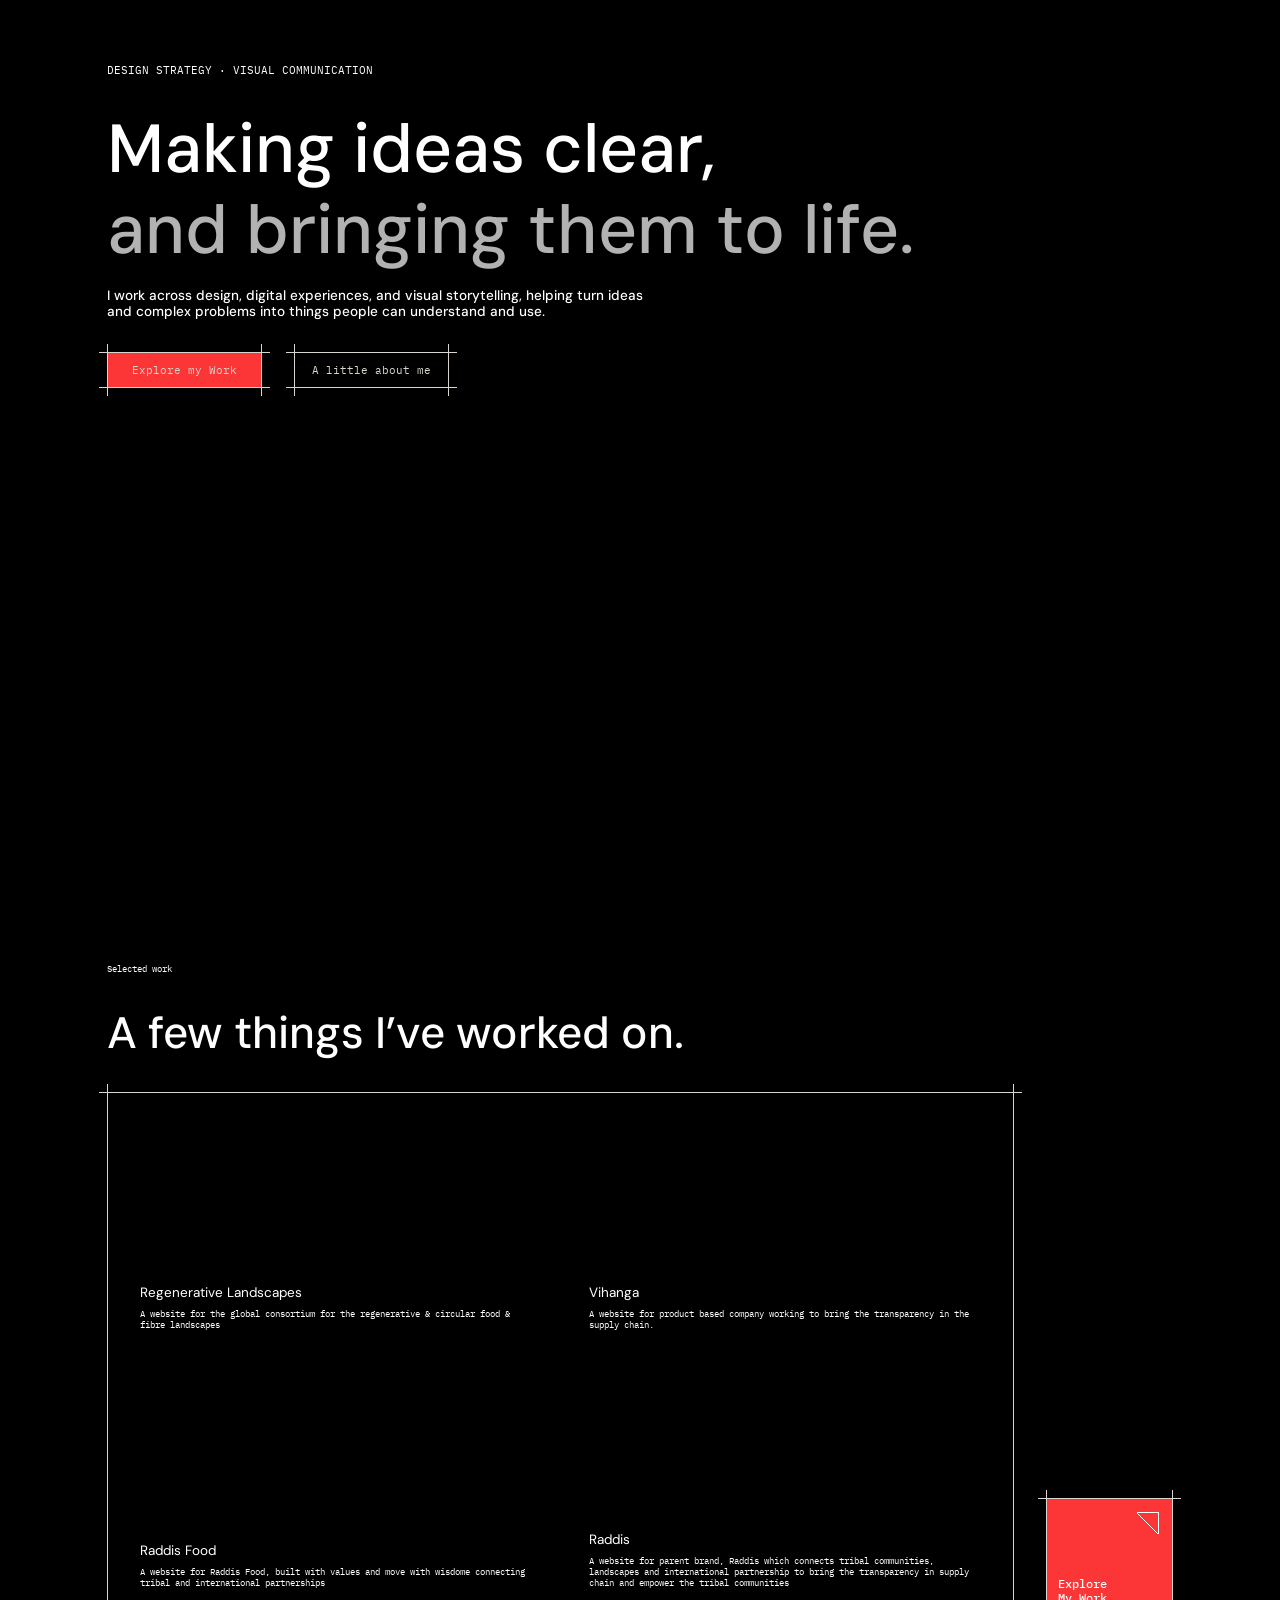
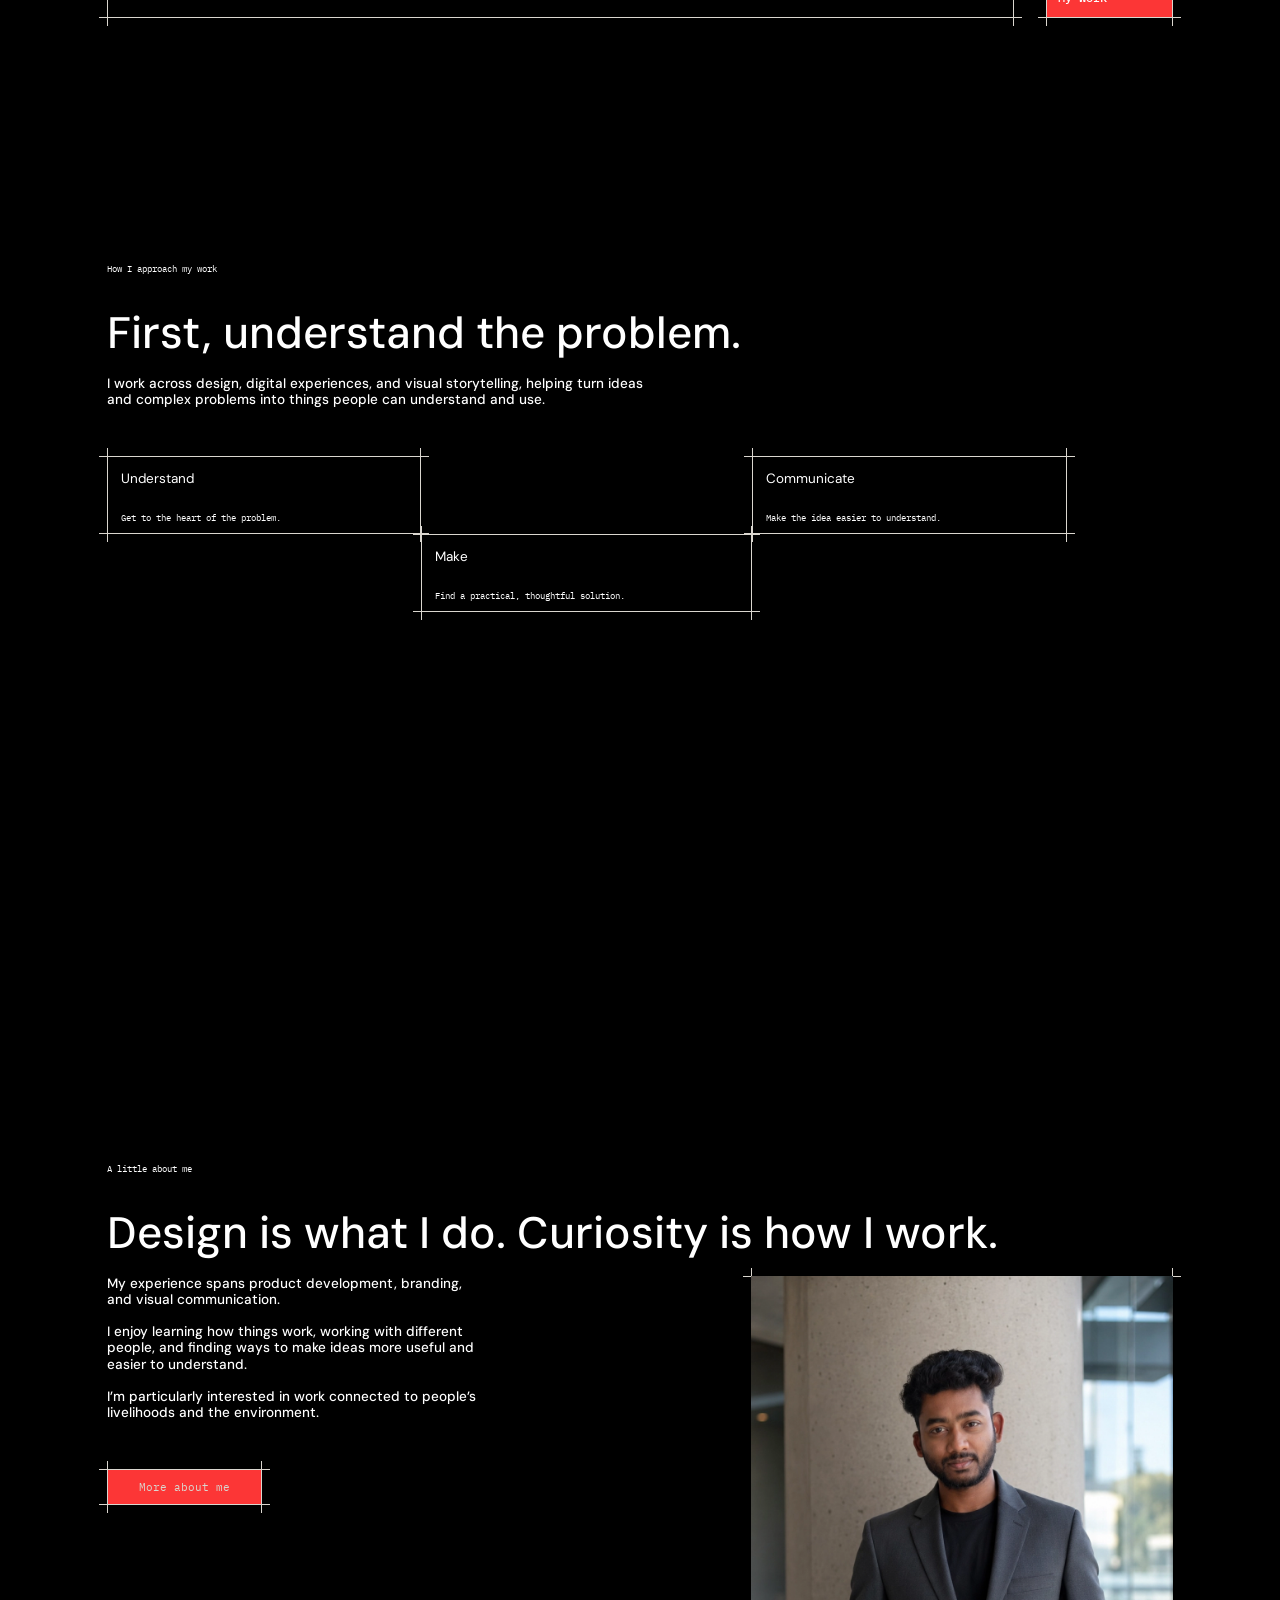
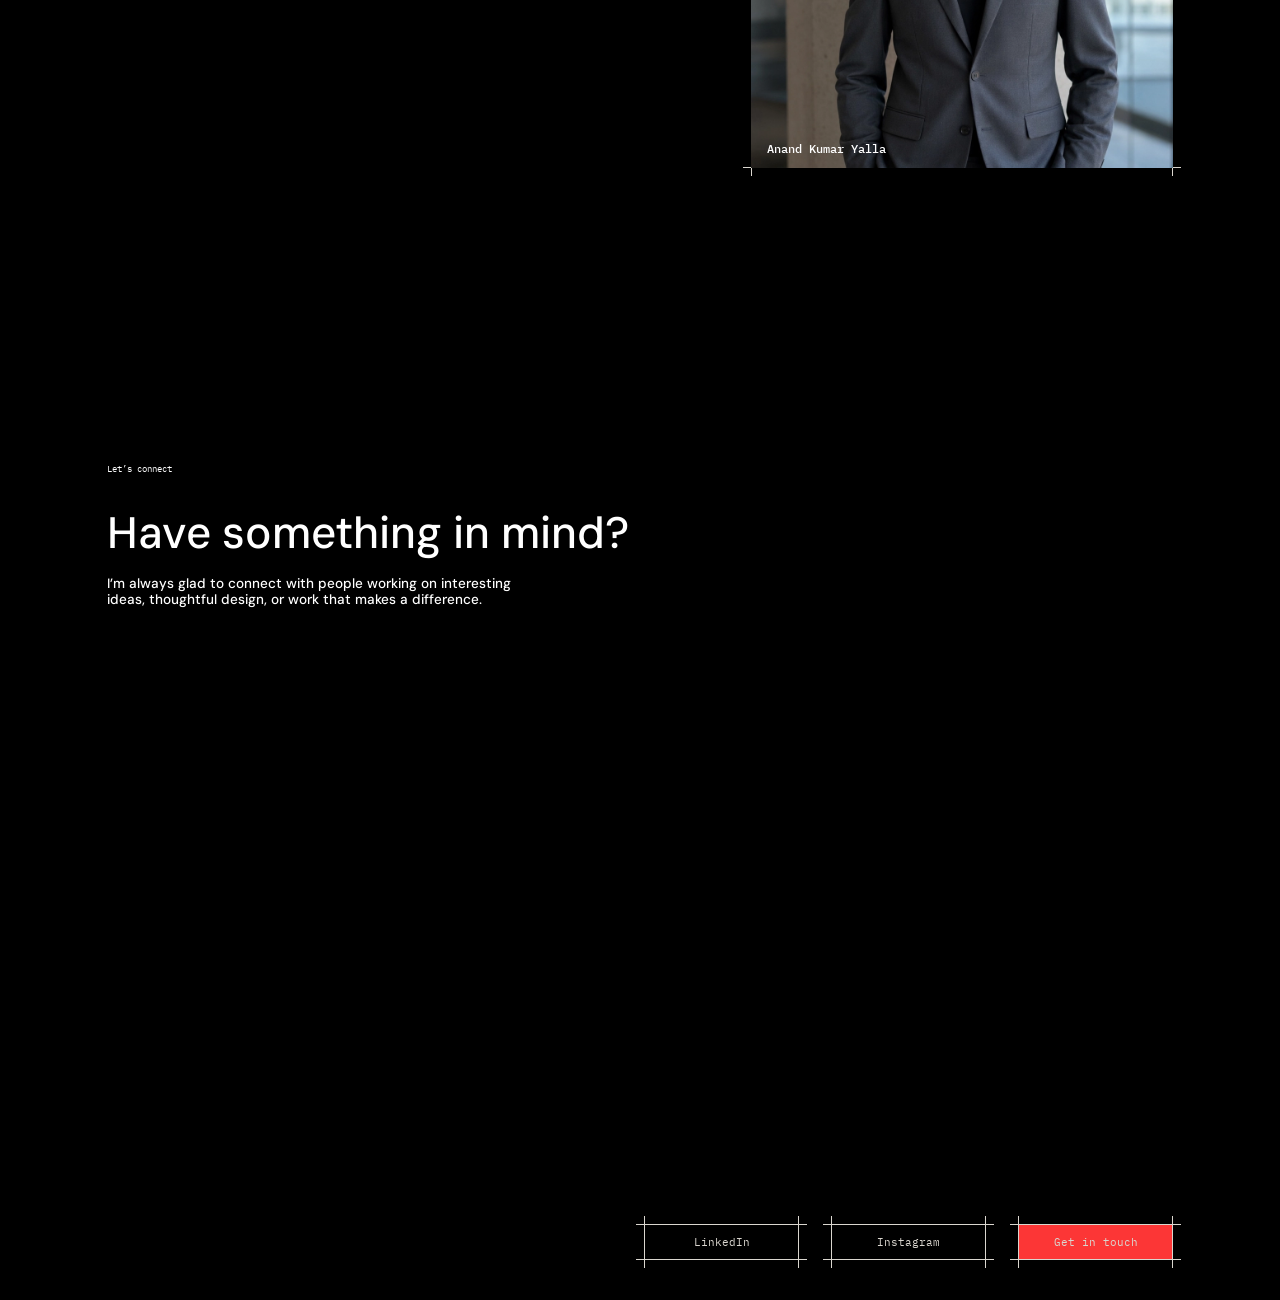
<file: index.html>
<!DOCTYPE html>
<html lang="en">
<head>
  <meta charset="utf-8">
  <meta name="viewport" content="width=device-width, initial-scale=1">
  <title>Anand Kumar Yalla · Design Strategy &amp; Visual Communication</title>
  <meta name="description" content="Design, digital experiences and visual storytelling by Anand Kumar Yalla.">

  <link rel="preconnect" href="https://fonts.googleapis.com">
  <link rel="preconnect" href="https://fonts.gstatic.com" crossorigin>
  <link rel="stylesheet" href="https://fonts.googleapis.com/css2?family=DM+Sans:opsz,wght@9..40,400;9..40,500&family=IBM+Plex+Mono:wght@400;500&display=swap">
  <link rel="stylesheet" href="css/style.css">
</head>
<body>
<main>

  <!-- HERO ·  change the background image here: --hero-image:url('assets/hero.jpg') -->
  <section class="section hero" id="top" style="--hero-image: none">
    <p class="label">DESIGN STRATEGY · VISUAL COMMUNICATION</p>
    <h1 class="h1">
      <span>Making ideas clear,</span>
      <span class="muted">and bringing them to life.</span>
    </h1>
    <p class="text">I work across design, digital experiences, and visual storytelling, helping turn ideas and complex problems into things people can understand and use.</p>
    <div class="actions">
      <a class="btn btn--solid" href="#work">Explore my Work</a>
      <a class="btn btn--light" href="#about">A little about me</a>
    </div>
  </section>

  <!-- WORK · tiles are replaced by data/works.json (CMS) when it loads; these are the fallback -->
  <section class="section" id="work">
    <p class="label">Selected work</p>
    <h2 class="h2">A few things I’ve worked on.</h2>
    <div class="work">
      <div class="grid frame" data-src="data/works.json">
        <a class="box tile" href="#"><span class="box__title">Project Title</span><span class="box__text">Project description</span></a>
        <a class="box tile" href="#"><span class="box__title">Project Title</span><span class="box__text">Project description</span></a>
        <a class="box tile" href="#"><span class="box__title">Project Title</span><span class="box__text">Project description</span></a>
        <a class="box tile" href="#"><span class="box__title">Project Title</span><span class="box__text">Project description</span></a>
      </div>
      <a class="btn btn--solid btn--lg" href="#"><span>Explore My Work</span></a>
    </div>
  </section>

  <!-- APPROACH -->
  <section class="section" id="approach">
    <p class="label">How I approach<span class="desk-only"> my work</span></p>
    <h2 class="h2">First, understand the problem.</h2>
    <p class="text">I work across design, digital experiences, and visual storytelling, helping turn ideas and complex problems into things people can understand and use.</p>
    <div class="steps">
      <div class="box card frame"><h3 class="box__title">Understand</h3><p class="box__text">Get to the heart of the problem.</p></div>
      <div class="box card frame"><h3 class="box__title">Make</h3><p class="box__text">Find a practical, thoughtful solution.</p></div>
      <div class="box card frame"><h3 class="box__title">Communicate</h3><p class="box__text">Make the idea easier to understand.</p></div>
    </div>
  </section>

  <!-- ABOUT -->
  <section class="section" id="about">
    <p class="label">A little about me</p>
    <h2 class="h2">Design is what I do.<br class="br-m"> Curiosity is how I work.</h2>
    <div class="about">
      <div class="about__copy">
        <p class="text">My experience spans product development, branding, and visual communication.</p>
        <p class="text">I enjoy learning how things work, working with different people, and finding ways to make ideas more useful and easier to understand.</p>
        <p class="text">I’m particularly interested in work connected to people’s livelihoods and the environment.</p>
        <a class="btn btn--solid" href="#">More about me</a>
      </div>
      <!-- portrait: drop an <img src="…" alt="…"> inside to replace the colour block -->
      <div class="panel frame"><img src="assets/anand-portrait.webp" alt="Anand Kumar Yalla"><span class="desk-only">Anand Kumar Yalla</span></div>
    </div>
  </section>

  <!-- CONTACT -->
  <section class="section contact" id="contact">
    <p class="label">Let’s connect</p>
    <h2 class="h2">Have something in<br class="br-m"> mind?</h2>
    <p class="text">I’m always glad to connect with people working on interesting ideas, thoughtful design, or work that makes a difference.</p>
    <div class="actions actions--end">
      <a class="btn btn--light" href="#">LinkedIn</a>
      <a class="btn btn--light" href="#">Instagram</a>
      <a class="btn btn--solid" href="#">Get in touch</a>
    </div>
    <p class="copy mob-only">© by Anand Kumar Yalla</p>
  </section>

</main>
<script src="js/main.js" defer></script>
</body>
</html>
</file>
<file: css/style.css>
/* ==========================================================================
   TOKENS  ·  change a value here and it changes everywhere
   ========================================================================== */
:root {
  /* colour */
  /* Default theme: dark */
  --page-bg: #000000;
  --tile-bg: #000000;
  --olive: #fc3636;
  --cream: #ffffff;
  --sand: #dad6cf;
  --line: #dad6cf;
  --ink: #ffffff;
  --ink-soft: #dad6cf;
  --grey: #b2b2b2;
  --hover: #d33131;

  /* type */
  --sans: "DM Sans", system-ui, sans-serif;
  --mono: "IBM Plex Mono", ui-monospace, monospace;

  /* spacing scale (breathing space) */
  --s1: 16px;
  --s2: 32px;
  --s3: 48px;
  --s4: 64px;
  --ext: 8px;                 /* how far frame lines extend past the corners */

  /* layout (mobile first) */
  --margin: 30px;
  --pad-top: 32px;
  --pad-bottom: 32px;
  --gap-label: 24px;

  --h1: 27px;
  --h2: 25.5px;
  --p: 12px;
  --p-weight: 400;
  --label: 10.5px;

  --tile-h: 220px;
  --tile-pad: 12px 16px;
  --card-h: 93px;
  --card-ink: var(--ink-soft);
  --panel-ratio: 3/ 3.5;
}

@media (min-width: 768px) {
  :root {
    --margin: clamp(64px, 8.333vw, 160px);   /* 80px at 960 */
    --pad-top: 64px;
    --pad-bottom: 40px;
    --gap-label: 32px;

    --h1: clamp(40px, 5.3125vw, 72px);        /* 51px at 960 */
    --h2: clamp(28px, 3.4375vw, 48px);        /* 33px at 960 */
    --p: 13.5px;
    --p-weight: 500;
    --label: 9px;

    --tile-h: 250px;
    --tile-pad: 20px 24px;
    --card-h: 78px;
    --card-ink: var(--ink);
    --panel-ratio: 3/ 3.5; 
  }
}

/* Position the theme switch at the top-right of the hero */
.hero {
  position: relative;
}

.theme-toggle {
  position: absolute;
  top: -3%;
  right: var(--margin);
  z-index: 100;
  opacity: 1;
  visibility: visible;
  transform: translateY(0);
  transition:
    opacity 0.25s ease,
    transform 0.25s ease,
    visibility 0.25s ease;
}

/* Hide when the visitor scrolls down */
.theme-toggle.is-hidden {
  opacity: 0;
  visibility: hidden;
  transform: translateY(-8px);
  pointer-events: none;
}

/* ==========================================================================
   BASE
   ========================================================================== */
*, *::before, *::after { box-sizing: border-box; margin: 0; padding: 0; }
html { scroll-behavior: smooth; }
body {
  font: 400 var(--p) / 1.2 var(--sans);
  font-variation-settings: "opsz" 9;       /* matches the DM Sans 9pt cut in the design */
  color: var(--ink);
  background: var(--page-bg);
  -webkit-font-smoothing: antialiased;
}
a { color: inherit; text-decoration: none; }
:focus-visible { outline: 2px solid var(--hover); outline-offset: 6px; }

.section {
  display: flex;
  flex-direction: column;
  min-height: 100vh;
  min-height: 100svh;
  padding: var(--pad-top) var(--margin) var(--pad-bottom);
}

/* ==========================================================================
   TEXT
   ========================================================================== */
.label { font: 400 var(--label) / 1.2 var(--mono); margin-bottom: var(--gap-label); }
.h1, .h2 { font-weight: 500; line-height: 1.2; }
.h1 { font-size: var(--h1); }
.h1 span { display: block; }
.h2 { font-size: var(--h2); }
.muted { color: var(--grey); }
.text { max-width: var(--measure, 560px); margin-top: var(--s1); font-weight: var(--p-weight); }
.text + .text { margin-top: 1.2em; }

/* ==========================================================================
   FRAME  ·  four straight lines that run past the corners
   Add .frame to any box. Buttons get it automatically.
   ========================================================================== */
.frame, .btn { position: relative; }
.frame::before, .btn::before {
  content: "";
  position: absolute;
  inset: calc(var(--ext) * -1);
  pointer-events: none;
  background:
    linear-gradient(var(--line), var(--line)) left 0 top var(--ext)       / 100% 1px no-repeat,
    linear-gradient(var(--line), var(--line)) left 0 bottom var(--ext)    / 100% 1px no-repeat,
    linear-gradient(var(--line), var(--line)) left var(--ext) top 0       / 1px 100% no-repeat,
    linear-gradient(var(--line), var(--line)) right var(--ext) top 0      / 1px 100% no-repeat;
}

/* ==========================================================================
   BUTTONS  ·  .btn + .btn--solid | .btn--light   (+ .btn--lg for the work section)
   ========================================================================== */
.btn {
  display: grid;
  place-items: center;
  width: 155px;
  height: 36px;
  font: 400 10.5px / 1 var(--mono);
  transition: background-color .2s, color .2s;
}
.btn--solid { background: var(--olive); color: var(--sand); }
.btn--light { color: var(--ink-soft); }
.btn:hover, .btn:focus-visible { background: var(--hover); color: var(--cream); }

.btn--lg {
  display: flex;
  align-items: flex-end;
  width: 127px;
  height: 120px;
  padding: 12px;
  color: var(--cream);
  font: 500 12px / 1.2 var(--mono);
}
.btn--lg span { width: min-content; }                 /* one word per line */
.btn--lg::after {                                      /* arrow drawn with lines, no SVG */
  content: "";
  position: absolute;
  top: 14px;
  right: 14px;
  width: 22px;
  height: 22px;
  border-top: 1px solid;
  border-right: 1px solid;
  background: linear-gradient(to top right, transparent calc(50% - .5px), currentColor calc(50% - .5px) calc(50% + .5px), transparent calc(50% + .5px));
}

.actions { display: flex; flex-wrap: wrap; gap: var(--s2); }

/* ==========================================================================
   BOXES  ·  .box (text) + .tile (filled, bottom aligned) | .card (framed)
   ========================================================================== */
.box { display: flex; flex-direction: column; gap: 8px; }
.box__title { font: 400 13.5px / 1.3 var(--sans); }
.box__text { font: 400 9px / 1.2 var(--mono); }

.tile {
  position: relative;
  isolation: isolate;
  overflow: hidden;
  justify-content: flex-end;
  min-height: var(--tile-h);
  padding: var(--tile-pad);
  background: var(--tile-bg);
  color: var(--cream);
}

/* Keep the tile image at 50% opacity without fading the text */
.tile::before {
  content: "";
  position: absolute;
  inset: 0;
  z-index: -1;
  background: var(--tile-img, none) center / cover no-repeat;
  opacity: 0.5;
}

.tile .box__title,
.tile .box__text {
  color: var(--cream);
}
.card {
  justify-content:space-between;
  height: var(--card-h);
  padding: 14px 14px 10px;
  color: var(--card-ink);
}

/* ==========================================================================
   SECTIONS
   ========================================================================== */
/* hero */
.hero {
  --label: 10.5px;
  background: var(--hero-image, none) center / cover no-repeat;
  margin-top: 15%;
}
.hero .actions { margin-top: var(--s2); }

@media (min-width: 768px) {
  .hero {
    margin-top: 0;
  }
  .theme-toggle {
    top: 24px;
  } 
}

/* work */
.work { display: flex; flex-direction: column; gap: var(--s3); margin-top: var(--s2); }
.work .btn--lg { align-self: flex-end; }
.grid { display: grid; grid-template-columns: 1fr 1fr; gap: var(--ext); padding:1%; }

@media (max-width: 767px) {
  .grid { grid-template-columns: 1fr; padding: 3%;}
}

/* approach: stepped cards */
.steps { display: grid; gap: var(--s3); margin-top: var(--s3); }
.steps .card { width: calc(90% - 94px); }
.steps .card:nth-child(2) { margin-left: 50px; }
.steps .card:nth-child(3) { margin-left: 100px; }

/* about */
.about { display: grid; gap: var(--s4); margin-top: var(--s1); --measure: 380px; }
.about__copy > .text:first-child { margin-top: 0; }
.about .btn { margin-top: var(--s3); }
.panel {
  position: relative;
  display: flex;
  align-items: flex-end;
  aspect-ratio: var(--panel-ratio);
  padding: 12px 16px;
  background: var(--olive);
  color: var(--cream);
  font: 500 12px / 1.2 var(--mono);
}
.panel img { position: absolute; object-position: center top; inset: 0; width: 100%; height: 100%; object-fit: cover; }
.panel > span { position: relative; }

/* contact */
.contact { --measure: 420px; }
.actions--end { flex-direction: column; margin-top: auto; padding-top: var(--s3); gap: var(--s4); }
.copy { margin-top: var(--s4); text-align: center; }

/* ==========================================================================
   DESKTOP
   ========================================================================== */
.desk-only { display: none; }

@media (min-width: 768px) {
  .desk-only { display: revert; }
  .mob-only, .br-m { display: none; }

  .work { display: grid; grid-template-columns: 1fr 127px; align-items: end; gap: var(--s2); }

  .steps {
    width: 90%;
    gap: 0;
    grid-template-columns: 235fr 247fr 235fr;
    grid-template-rows: repeat(2, var(--card-h));
  }
  .steps .card:nth-child(n) { width: auto; margin-left: 0; }
  .steps .card:nth-child(1) { grid-area: 1 / 1; }
  .steps .card:nth-child(2) { grid-area: 2 / 2; }
  .steps .card:nth-child(3) { grid-area: 1 / 3; }

  .about { grid-template-columns: 1fr 39.6%; gap: var(--s2); align-items: start; }

  .actions--end { flex-direction: row; justify-content: flex-end; gap: var(--s2); }
}

@media (prefers-reduced-motion: reduce) {
  html { scroll-behavior: auto; }
  .btn { transition: none; }
}

/* Work tile hover: reveal the full image and hide the text */
@media (hover: hover) and (pointer: fine) {
  .work .tile::before {
    transition: opacity 0.3s ease;
  }

  .work .tile:hover::before {
    opacity: 1;
  }

  .work .tile:hover .box__title,
  .work .tile:hover .box__text {
    opacity: 0;
    transition: opacity 0.2s ease;
  }
}

@media (prefers-reduced-motion: reduce) {
  .work .tile::before,
  .work .tile .box__title,
  .work .tile .box__text {
    transition: none;
  }
}

/* ==========================================================================
   THEME SWITCHING
   Dark is the default. Add .theme-light to <html> for the original palette.
   ========================================================================== */
html.theme-light {
  --page-bg: #ffffff;
  --tile-bg: #000000;
  --olive: #77794c;
  --cream: #f5f3ec;
  --sand: #d9d1c2;
  --line: #b6a46b;
  --ink: #090909;
  --ink-soft: #343434;
  --grey: #b2b2b2;
  --hover: #b85f43;
}

/* Smoothly transition the main theme colors. */
body,
.card,
.tile,
.panel,
.btn,
.theme-toggle {
  transition:
    background-color 0.25s ease,
    color 0.25s ease,
    border-color 0.25s ease;
}

/* Frameless theme control: icon-only, with no button border or background. */
.theme-toggle {
  display: inline-flex;
  align-items: center;
  justify-content: center;
  gap: 8px;
  padding: 6px 0;
  border: 0;
  outline-offset: 5px;
  background: transparent;
  color: var(--ink);
  font: 400 10.5px / 1 var(--mono);
  cursor: pointer;
}

.theme-toggle:hover {
  color: var(--hover);
}

.theme-toggle__icon {
  display: inline-block;
  font: 16px / 1 var(--sans);
  transform-origin: center;
  transition: transform 0.3s ease;
}

.theme-toggle:hover .theme-toggle__icon {
  transform: rotate(25deg);
}

@media (prefers-reduced-motion: reduce) {
  body,
  .card,
  .tile,
  .panel,
  .btn,
  .theme-toggle,
  .theme-toggle__icon {
    transition: none;
  }
}
</file>
